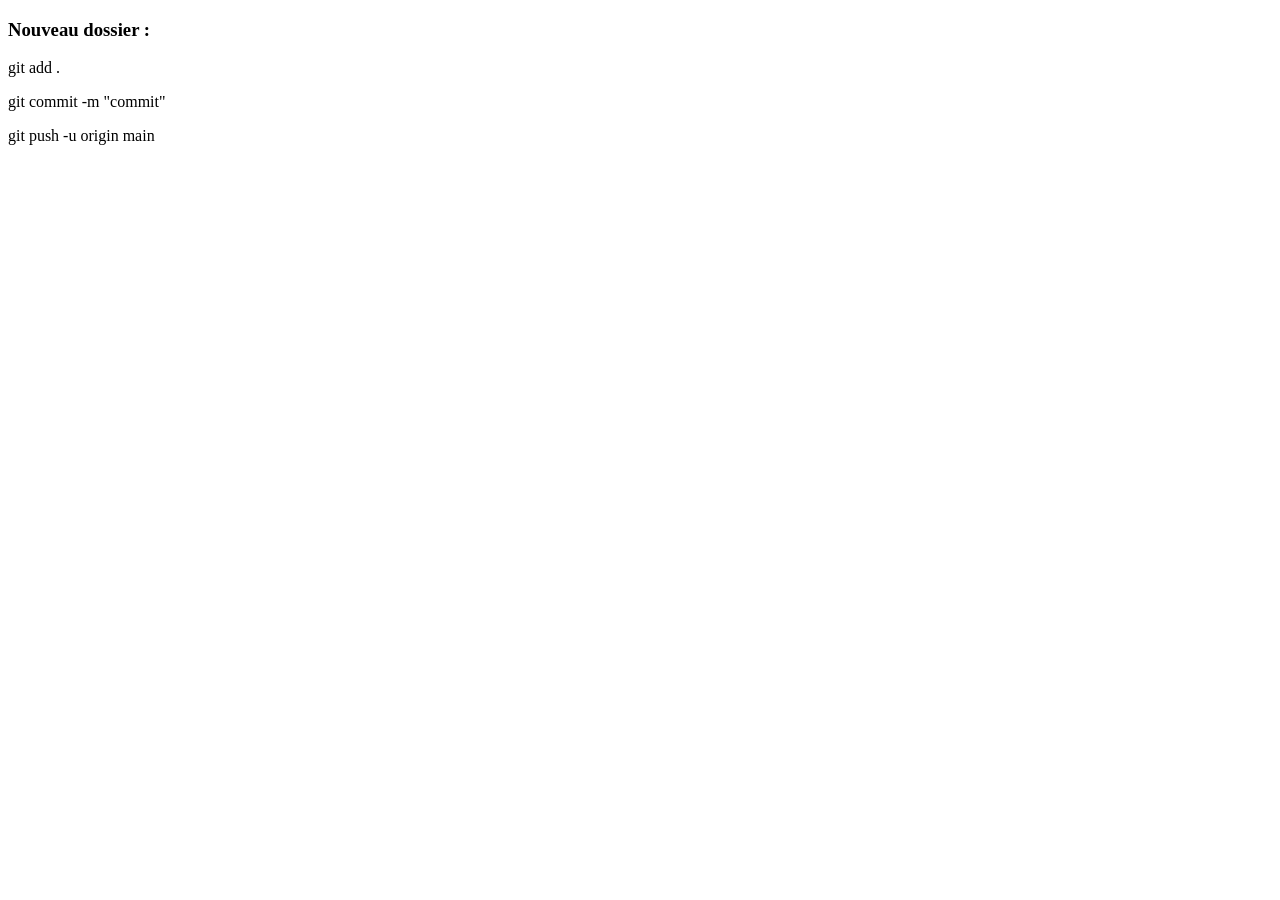
<file: git/index.html>
<!DOCTYPE html>
<html lang="en">
<head>
    <meta charset="UTF-8">
    <meta name="viewport" content="width=device-width, initial-scale=1.0">
    <title>Document</title>
</head>
<body>
    <h3>Nouveau dossier : 

    </h3>
    <p>git add .</p>
    <p>git commit -m "commit"</p>
    <p>git push -u origin main</p>
</body>
</html>
</file>
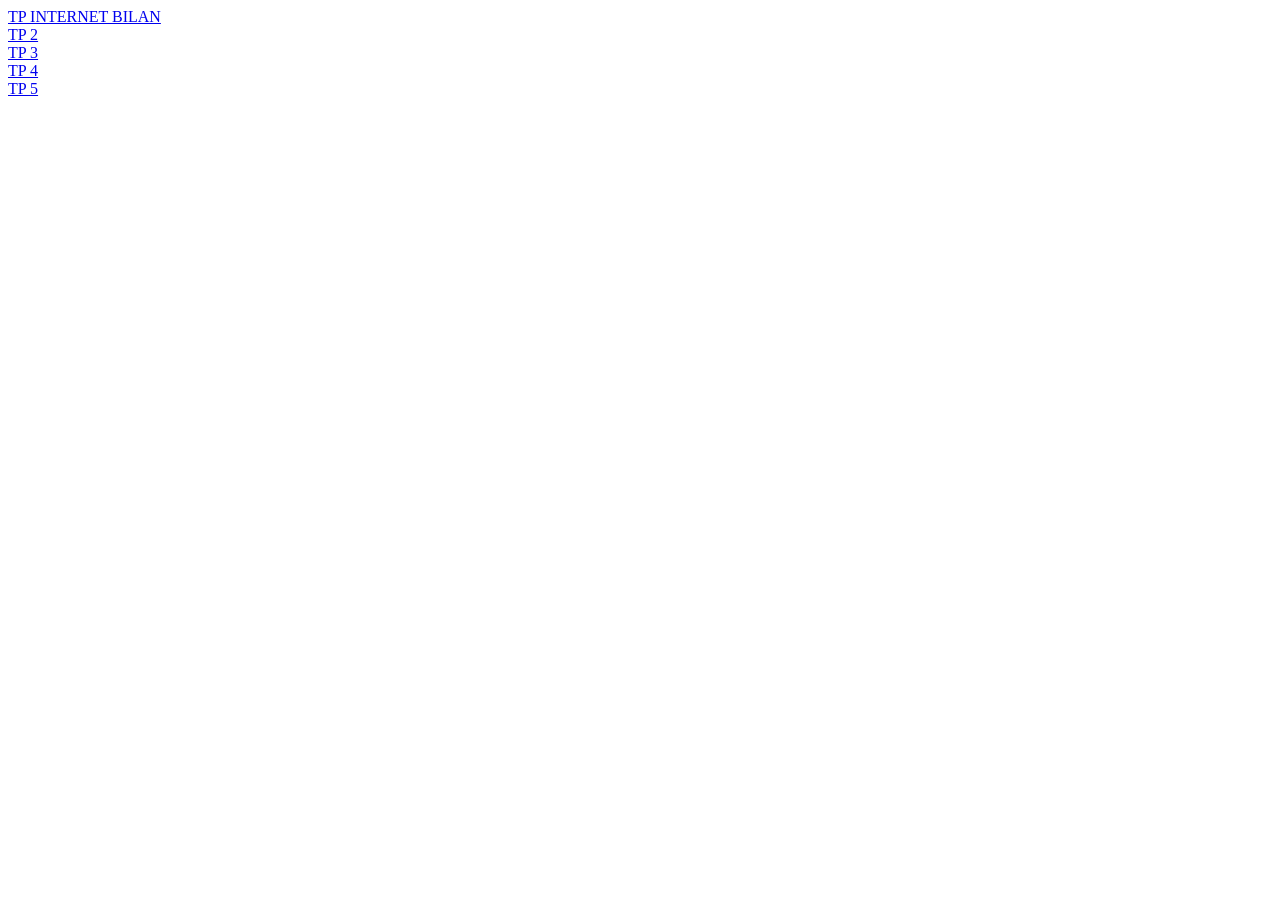
<file: internet/index.html>
<!DOCTYPE html>
<html lang="en">
<head>
    <meta charset="UTF-8">
    <meta name="viewport" content="width=device-width, initial-scale=1.0">
    <title>Document</title>
</head>
<body>
    <a href="https://docs.google.com/document/d/13vzVlutKmcKyfVrBzxK2LzVqET__7t1O/edit?usp=sharing&ouid=113973660459600209573&rtpof=true&sd=true">TP INTERNET BILAN</a>
    <br>
    <a href="https://drive.google.com/file/d/1LKvSKbNesQPHKNbnX5kI8_D80OUElQBE/view?usp=sharing">TP 2</a>
    <br>
    <a href="https://drive.google.com/file/d/1maUtJZ_KYVd5JAgFh_ZFEzyoehBNvWWw/view?usp=sharing">TP 3</a>
    <br>
    <a href="https://drive.google.com/file/d/1-d1bNOGn-oA4d05PBL1MW8lkv6MoEIC2/view?usp=sharing">TP 4</a>
    <br>
    <a href="https://docs.google.com/document/d/1BcRJkjTSyAP5TgxJ7oL58qxmxzWeiXIZ/edit?usp=sharing&ouid=113973660459600209573&rtpof=true&sd=true">TP 5</a>
</body>
</html>
</file>
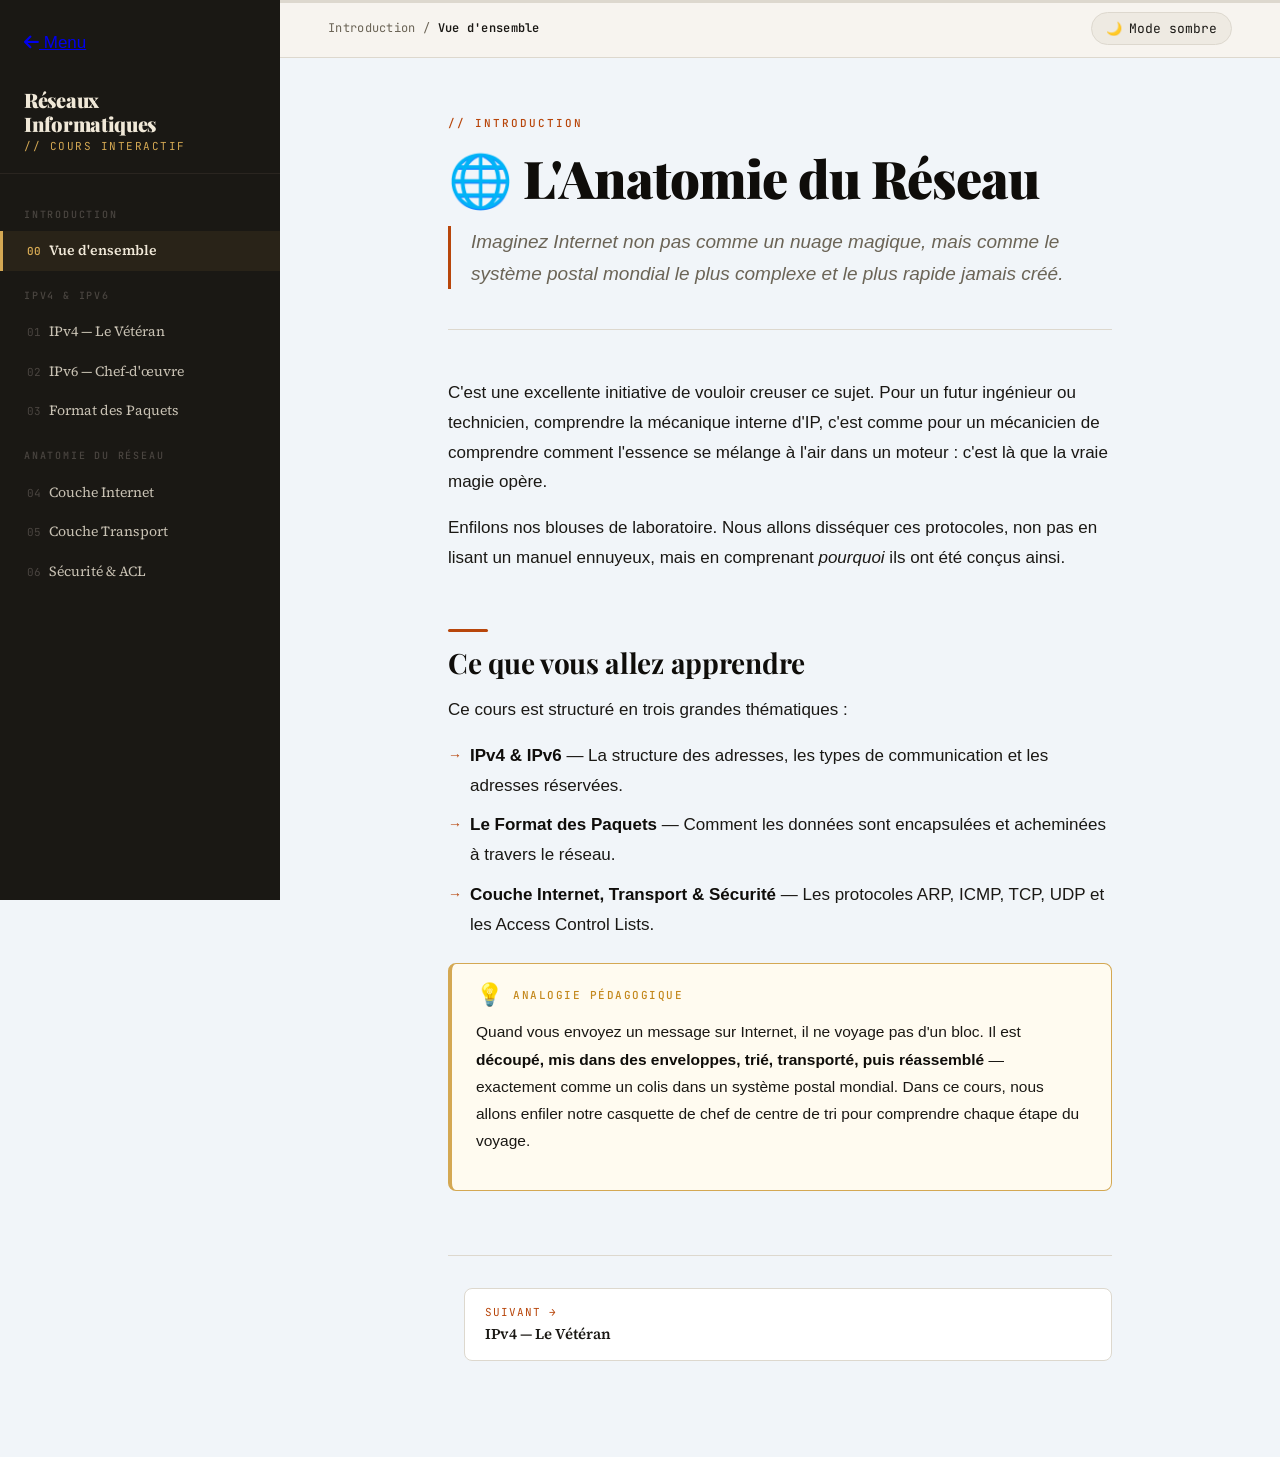
<file: menu/internet/index.html>
<!DOCTYPE html>
<html lang="fr" data-theme="light">
<head>
<meta charset="UTF-8">
<meta name="viewport" content="width=device-width, initial-scale=1.0">
<title>Réseaux Informatiques — Cours Interactif</title>
<link rel="preconnect" href="https://fonts.googleapis.com">
<link href="https://fonts.googleapis.com/css2?family=Playfair+Display:wght@700;900&family=Source+Serif+4:ital,wght@0,300;0,400;0,600;1,400&family=JetBrains+Mono:wght@400;500&display=swap" rel="stylesheet">
<link rel="stylesheet" href="https://cdnjs.cloudflare.com/ajax/libs/font-awesome/6.4.0/css/all.min.css">

<style>
  /* ===== RESET & BASE ===== */
  *, *::before, *::after { box-sizing: border-box; margin: 0; padding: 0; }
  
  /* ===== DESIGN TOKENS ===== */
  :root {
    --bg: #f7f4ef;
    --bg-panel: #eeeae2;
    --sidebar-bg: #1a1814;
    --sidebar-text: #c9c2b4;
    --sidebar-active: #f0e8d8;
    --sidebar-accent: #d4a853;
    --text: #1a1814;
    --text-muted: #6b6456;
    --heading: #0f0d0a;
    --accent: #b8460b;
    --accent-2: #2b5f8e;
    --card-bg: #ffffff;
    --card-border: #ddd8ce;
    --code-bg: #1e1b16;
    --code-text: #e8d5a3;
    --analogy-bg: #fffbf0;
    --analogy-border: #d4a853;
    --analogy-icon: #c4891e;
    --warning-bg: #fff5f0;
    --warning-border: #b8460b;
    --warning-icon: #b8460b;
    --shadow: 0 2px 16px rgba(26,24,20,0.08);
    --shadow-lg: 0 8px 40px rgba(26,24,20,0.14);
    --radius: 8px;
    --sidebar-w: 280px;
    --transition: 0.25s ease;
  }

  [data-theme="dark"] {
    --bg: #131110;
    --bg-panel: #1c1916;
    --sidebar-bg: #0d0c0a;
    --sidebar-text: #a09588;
    --sidebar-active: #f0e8d8;
    --sidebar-accent: #d4a853;
    --text: #d6cfc4;
    --text-muted: #7a726a;
    --heading: #f0e8d8;
    --accent: #e05a1a;
    --accent-2: #5b9fd0;
    --card-bg: #1c1916;
    --card-border: #2e2a24;
    --code-bg: #0d0c0a;
    --code-text: #e8d5a3;
    --analogy-bg: #1e1a10;
    --analogy-border: #8a6820;
    --analogy-icon: #d4a853;
    --warning-bg: #1e1108;
    --warning-border: #8a3208;
    --warning-icon: #e05a1a;
    --shadow: 0 2px 16px rgba(0,0,0,0.4);
    --shadow-lg: 0 8px 40px rgba(0,0,0,0.5);
  }

  html { scroll-behavior: smooth; }

  body {
    font-family: 'Source Serif 4', Georgia, serif;
    background: var(--bg);
    color: var(--text);
    line-height: 1.75;
    font-size: 17px;
    transition: background var(--transition), color var(--transition);
    overflow-x: hidden;
  }

  /* ===== LAYOUT ===== */
  .layout {
    display: flex;
    min-height: 100vh;
  }

  /* ===== SIDEBAR ===== */
  .sidebar {
    width: var(--sidebar-w);
    background: var(--sidebar-bg);
    position: fixed;
    top: 0; left: 0; bottom: 0;
    display: flex;
    flex-direction: column;
    z-index: 100;
    transition: transform var(--transition);
    overflow-y: auto;
    scrollbar-width: thin;
    scrollbar-color: #3a3530 transparent;
  }

  .sidebar-header {
    padding: 28px 24px 20px;
    border-bottom: 1px solid #2a2520;
  }

  .sidebar-logo {
    font-family: 'Playfair Display', serif;
    font-weight: 900;
    font-size: 20px;
    color: var(--sidebar-active);
    line-height: 1.2;
    letter-spacing: -0.3px;
  }

  .sidebar-logo span {
    display: block;
    font-size: 11px;
    font-family: 'JetBrains Mono', monospace;
    font-weight: 400;
    color: var(--sidebar-accent);
    letter-spacing: 1.5px;
    text-transform: uppercase;
    margin-top: 4px;
  }

  .sidebar-nav {
    padding: 16px 0;
    flex: 1;
  }

  .nav-section-label {
    font-family: 'JetBrains Mono', monospace;
    font-size: 10px;
    font-weight: 500;
    text-transform: uppercase;
    letter-spacing: 1.8px;
    color: #4a4540;
    padding: 16px 24px 8px;
  }

  .nav-item {
    display: block;
    padding: 10px 24px;
    color: var(--sidebar-text);
    text-decoration: none;
    font-size: 14px;
    font-family: 'Source Serif 4', serif;
    font-weight: 400;
    cursor: pointer;
    border-left: 3px solid transparent;
    transition: all 0.18s ease;
    line-height: 1.4;
  }

  .nav-item:hover {
    color: var(--sidebar-active);
    background: rgba(240,232,216,0.05);
    border-left-color: #4a4540;
  }

  .nav-item.active {
    color: var(--sidebar-active);
    border-left-color: var(--sidebar-accent);
    background: rgba(212,168,83,0.08);
    font-weight: 600;
  }

  .nav-item .nav-number {
    font-family: 'JetBrains Mono', monospace;
    font-size: 11px;
    color: #4a4540;
    margin-right: 8px;
  }

  .nav-item.active .nav-number {
    color: var(--sidebar-accent);
  }

  /* ===== MAIN CONTENT ===== */
  .main {
    margin-left: var(--sidebar-w);
    flex: 1;
    min-height: 100vh;
  }

  .topbar {
    position: sticky;
    top: 0;
    z-index: 50;
    background: var(--bg);
    border-bottom: 1px solid var(--card-border);
    padding: 12px 48px;
    display: flex;
    align-items: center;
    justify-content: space-between;
    backdrop-filter: blur(8px);
    transition: background var(--transition);
  }

  .topbar-breadcrumb {
    font-family: 'JetBrains Mono', monospace;
    font-size: 12px;
    color: var(--text-muted);
    letter-spacing: 0.3px;
  }

  .topbar-breadcrumb strong {
    color: var(--text);
  }

  .topbar-controls {
    display: flex;
    align-items: center;
    gap: 12px;
  }

  .btn-theme {
    background: var(--bg-panel);
    border: 1px solid var(--card-border);
    color: var(--text);
    cursor: pointer;
    padding: 7px 14px;
    border-radius: 20px;
    font-size: 13px;
    font-family: 'JetBrains Mono', monospace;
    display: flex;
    align-items: center;
    gap: 7px;
    transition: all 0.18s ease;
  }

  .btn-theme:hover {
    background: var(--card-bg);
    border-color: var(--accent);
    color: var(--accent);
  }

  .btn-menu {
    display: none;
    background: var(--bg-panel);
    border: 1px solid var(--card-border);
    color: var(--text);
    cursor: pointer;
    padding: 7px 12px;
    border-radius: var(--radius);
    font-size: 18px;
  }

  /* ===== CONTENT ===== */
  .content {
    max-width: 760px;
    margin: 0 auto;
    padding: 56px 48px 96px;
  }

  /* Each "page" / chapter section */
  .chapter {
    display: none;
    animation: fadeIn 0.35s ease;
  }
  .chapter.active {
    display: block;
  }

  @keyframes fadeIn {
    from { opacity: 0; transform: translateY(10px); }
    to { opacity: 1; transform: translateY(0); }
  }

  /* ===== HERO (Intro) ===== */
  .hero {
    margin-bottom: 48px;
    padding-bottom: 40px;
    border-bottom: 1px solid var(--card-border);
  }

  .chapter-badge {
    font-family: 'JetBrains Mono', monospace;
    font-size: 11px;
    font-weight: 500;
    letter-spacing: 2px;
    text-transform: uppercase;
    color: var(--accent);
    margin-bottom: 16px;
    display: block;
  }

  h1.page-title {
    font-family: 'Playfair Display', serif;
    font-weight: 900;
    font-size: clamp(32px, 5vw, 52px);
    line-height: 1.1;
    color: var(--heading);
    letter-spacing: -1px;
    margin-bottom: 20px;
  }

  .intro-lead {
    font-size: 19px;
    color: var(--text-muted);
    font-style: italic;
    line-height: 1.65;
    border-left: 3px solid var(--accent);
    padding-left: 20px;
    margin-bottom: 0;
  }

  /* ===== TYPOGRAPHY ===== */
  h2 {
    font-family: 'Playfair Display', serif;
    font-weight: 700;
    font-size: 28px;
    color: var(--heading);
    margin: 48px 0 16px;
    padding-top: 8px;
    line-height: 1.2;
    letter-spacing: -0.3px;
    position: relative;
  }

  h2::before {
    content: '';
    display: block;
    width: 40px;
    height: 3px;
    background: var(--accent);
    margin-bottom: 14px;
    border-radius: 2px;
  }

  h3 {
    font-family: 'Source Serif 4', serif;
    font-weight: 600;
    font-size: 20px;
    color: var(--heading);
    margin: 32px 0 12px;
    letter-spacing: -0.2px;
  }

  p {
    margin-bottom: 16px;
    color: var(--text);
  }

  ul, ol {
    margin: 12px 0 20px 0;
    padding-left: 0;
    list-style: none;
  }

  li {
    position: relative;
    padding-left: 22px;
    margin-bottom: 10px;
    color: var(--text);
  }

  li::before {
    content: '→';
    position: absolute;
    left: 0;
    color: var(--accent);
    font-size: 14px;
    top: 2px;
  }

  ol { counter-reset: ol-counter; }
  ol > li { padding-left: 28px; }
  ol > li::before {
    content: counter(ol-counter);
    counter-increment: ol-counter;
    background: var(--accent);
    color: white;
    font-family: 'JetBrains Mono', monospace;
    font-size: 11px;
    font-weight: 600;
    width: 18px;
    height: 18px;
    border-radius: 50%;
    display: flex;
    align-items: center;
    justify-content: center;
    top: 4px;
    left: 0;
  }

  li strong {
    color: var(--heading);
    font-weight: 600;
  }

  strong { color: var(--heading); font-weight: 600; }
  em { font-style: italic; }

  /* ===== CODE ===== */
  code {
    font-family: 'JetBrains Mono', monospace;
    font-size: 13.5px;
    background: var(--code-bg);
    color: var(--code-text);
    padding: 2px 7px;
    border-radius: 4px;
    font-weight: 400;
    letter-spacing: 0.3px;
    white-space: nowrap;
  }

  /* ===== ANALOGY CARD ===== */
  .analogy {
    background: var(--analogy-bg);
    border: 1px solid var(--analogy-border);
    border-left: 4px solid var(--analogy-border);
    border-radius: var(--radius);
    padding: 20px 24px;
    margin: 24px 0;
    position: relative;
  }

  .analogy-header {
    display: flex;
    align-items: center;
    gap: 10px;
    margin-bottom: 12px;
  }

  .analogy-icon {
    font-size: 22px;
    line-height: 1;
  }

  .analogy-label {
    font-family: 'JetBrains Mono', monospace;
    font-size: 11px;
    font-weight: 500;
    letter-spacing: 1.5px;
    text-transform: uppercase;
    color: var(--analogy-icon);
  }

  .analogy p, .analogy li { font-size: 15.5px; }
  .analogy ul { margin: 8px 0 0; }

  /* ===== WARNING CARD ===== */
  .warning {
    background: var(--warning-bg);
    border: 1px solid var(--warning-border);
    border-left: 4px solid var(--warning-border);
    border-radius: var(--radius);
    padding: 20px 24px;
    margin: 24px 0;
  }

  .warning-header {
    display: flex;
    align-items: center;
    gap: 10px;
    margin-bottom: 10px;
  }

  .warning-icon { font-size: 22px; }

  .warning-label {
    font-family: 'JetBrains Mono', monospace;
    font-size: 11px;
    font-weight: 500;
    letter-spacing: 1.5px;
    text-transform: uppercase;
    color: var(--warning-icon);
  }

  .warning p, .warning li { font-size: 15.5px; }

  /* ===== INFO GRID (for TCP/UDP comparison etc.) ===== */
  .info-grid {
    display: grid;
    grid-template-columns: 1fr 1fr;
    gap: 16px;
    margin: 24px 0;
  }

  .info-card {
    background: var(--card-bg);
    border: 1px solid var(--card-border);
    border-radius: var(--radius);
    padding: 20px;
    box-shadow: var(--shadow);
    transition: box-shadow 0.18s ease, border-color 0.18s ease;
  }

  .info-card:hover {
    box-shadow: var(--shadow-lg);
    border-color: var(--accent);
  }

  .info-card-label {
    font-family: 'JetBrains Mono', monospace;
    font-size: 11px;
    font-weight: 500;
    letter-spacing: 1.5px;
    text-transform: uppercase;
    margin-bottom: 8px;
  }

  .info-card h4 {
    font-family: 'Playfair Display', serif;
    font-size: 20px;
    font-weight: 700;
    color: var(--heading);
    margin-bottom: 10px;
  }

  .info-card p {
    font-size: 14.5px;
    margin: 0;
  }

  .tag-speed { color: #1a8a4a; }
  .tag-reliable { color: var(--accent-2); }

  /* ===== COMPARISON TABLE ===== */
  .compare-table {
    width: 100%;
    border-collapse: collapse;
    margin: 24px 0;
    font-size: 15px;
    border-radius: var(--radius);
    overflow: hidden;
    box-shadow: var(--shadow);
  }

  .compare-table th {
    background: var(--code-bg);
    color: var(--code-text);
    font-family: 'JetBrains Mono', monospace;
    font-size: 12px;
    font-weight: 500;
    letter-spacing: 0.8px;
    text-transform: uppercase;
    padding: 12px 20px;
    text-align: left;
  }

  .compare-table td {
    padding: 12px 20px;
    border-bottom: 1px solid var(--card-border);
    background: var(--card-bg);
    vertical-align: top;
  }

  .compare-table tr:last-child td { border-bottom: none; }
  .compare-table td:first-child {
    font-family: 'JetBrains Mono', monospace;
    font-size: 13px;
    font-weight: 500;
    color: var(--text-muted);
    white-space: nowrap;
  }

  /* ===== HANDSHAKE DIAGRAM ===== */
  .handshake {
    background: var(--card-bg);
    border: 1px solid var(--card-border);
    border-radius: var(--radius);
    padding: 24px;
    margin: 20px 0;
    font-family: 'JetBrains Mono', monospace;
    font-size: 13.5px;
    box-shadow: var(--shadow);
  }

  .handshake-row {
    display: flex;
    align-items: center;
    padding: 10px 0;
    border-bottom: 1px dashed var(--card-border);
    gap: 12px;
  }
  .handshake-row:last-child { border-bottom: none; }

  .hs-actor {
    width: 70px;
    font-size: 11px;
    text-transform: uppercase;
    letter-spacing: 1px;
    color: var(--text-muted);
    flex-shrink: 0;
  }

  .hs-msg {
    flex: 1;
    display: flex;
    align-items: center;
    gap: 10px;
  }

  .hs-arrow { color: var(--accent); font-size: 18px; }
  .hs-tag {
    background: var(--code-bg);
    color: var(--code-text);
    padding: 2px 8px;
    border-radius: 4px;
    font-size: 12px;
    font-weight: 500;
  }
  .hs-desc { color: var(--text-muted); font-size: 12px; font-family: 'Source Serif 4', serif; font-style: italic; }

  /* ===== PART DIVIDER ===== */
  .part-header {
    background: var(--code-bg);
    border-radius: var(--radius);
    padding: 20px 28px;
    margin: 0 0 40px;
    display: flex;
    align-items: center;
    gap: 16px;
  }

  .part-number {
    font-family: 'Playfair Display', serif;
    font-size: 48px;
    font-weight: 900;
    color: var(--sidebar-accent);
    line-height: 1;
    opacity: 0.6;
  }

  .part-info { flex: 1; }
  .part-label {
    font-family: 'JetBrains Mono', monospace;
    font-size: 10px;
    font-weight: 500;
    letter-spacing: 2px;
    text-transform: uppercase;
    color: #6a6055;
    margin-bottom: 4px;
  }

  .part-title {
    font-family: 'Playfair Display', serif;
    font-size: 22px;
    font-weight: 700;
    color: #f0e8d8;
    line-height: 1.2;
  }

  /* ===== PROGRESS BAR ===== */
  .progress-bar {
    position: fixed;
    top: 0;
    left: var(--sidebar-w);
    right: 0;
    height: 3px;
    background: var(--card-border);
    z-index: 200;
  }

  .progress-fill {
    height: 100%;
    background: var(--accent);
    width: 0%;
    transition: width 0.3s ease;
  }

  /* ===== NAV FOOTER ===== */
  .chapter-nav {
    display: flex;
    gap: 16px;
    margin-top: 64px;
    padding-top: 32px;
    border-top: 1px solid var(--card-border);
  }

  .chapter-btn {
    flex: 1;
    background: var(--card-bg);
    border: 1px solid var(--card-border);
    border-radius: var(--radius);
    padding: 16px 20px;
    cursor: pointer;
    color: var(--text);
    font-family: 'Source Serif 4', serif;
    font-size: 15px;
    text-align: left;
    transition: all 0.18s ease;
    display: flex;
    flex-direction: column;
    gap: 4px;
  }

  .chapter-btn:hover {
    border-color: var(--accent);
    box-shadow: var(--shadow-lg);
    color: var(--heading);
  }

  .chapter-btn .btn-dir {
    font-family: 'JetBrains Mono', monospace;
    font-size: 11px;
    letter-spacing: 1px;
    text-transform: uppercase;
    color: var(--accent);
  }

  .chapter-btn .btn-title { font-weight: 600; }
  .chapter-btn.next { text-align: right; }

  /* ===== MOBILE ===== */
  .overlay {
    display: none;
    position: fixed;
    inset: 0;
    background: rgba(0,0,0,0.5);
    z-index: 90;
  }

  @media (max-width: 768px) {
    :root { --sidebar-w: 0px; }
    .sidebar {
      width: 280px;
      transform: translateX(-100%);
    }
    .sidebar.open { transform: translateX(0); }
    .overlay.show { display: block; }
    .main { margin-left: 0; }
    .topbar { padding: 12px 20px; }
    .content { padding: 32px 20px 64px; }
    .btn-menu { display: block; }
    .info-grid { grid-template-columns: 1fr; }
    .progress-bar { left: 0; }
    h1.page-title { font-size: 30px; }
    .part-number { font-size: 36px; }
    .compare-table { font-size: 13px; }
    .compare-table th, .compare-table td { padding: 10px 14px; }
  }


        @import url('https://fonts.googleapis.com/css2?family=Plus+Jakarta+Sans:wght@300;400;600;700;800&display=swap');
        
        body { 
            font-family: 'Plus Jakarta Sans', sans-serif; 
            background-color: #f1f5f9; 
            color: #1e293b; 
        }
        
        /* Effet carte de verre moderne */
        .glass-card { 
            background: rgba(255, 255, 255, 0.9); 
            backdrop-filter: blur(10px); 
            border: 1px solid rgba(226, 232, 240, 0.8); 
            transition: all 0.3s ease; 
        }
        
        .glass-card:hover { 
            transform: translateY(-5px); 
            box-shadow: 0 10px 25px -5px rgba(79, 70, 229, 0.15); 
            border-color: #818cf8; 
        }
</style>
</head>
<body>

<div class="progress-bar"><div class="progress-fill" id="progressFill"></div></div>
<div class="overlay" id="overlay" onclick="toggleSidebar()"></div>

<div class="layout">

  <!-- ===== SIDEBAR ===== -->
  <aside class="sidebar" id="sidebar">
    <div class="sidebar-header">
        <div class="w-full flex justify-start mb-6 md:absolute md:mb-0 md:top-1/2 md:-translate-y-1/2">
            <a href=".." class="text-slate-500 hover:text-indigo-600 transition-colors flex items-center gap-2 font-semibold bg-white px-4 py-2 rounded-full shadow-sm border border-slate-200 hover:border-indigo-200">
                <i class="fas fa-arrow-left"></i> Menu
            </a>
        </div>
        <br>
      <div class="sidebar-logo">
        Réseaux<br>Informatiques
        <span>// Cours Interactif</span>
      </div>
    </div>
    <nav class="sidebar-nav">
      <div class="nav-section-label">Introduction</div>
      <a class="nav-item active" onclick="showChapter('intro', this)">
        <span class="nav-number">00</span>Vue d'ensemble
      </a>

      <div class="nav-section-label">IPv4 & IPv6</div>
      <a class="nav-item" onclick="showChapter('ipv4', this)">
        <span class="nav-number">01</span>IPv4 — Le Vétéran
      </a>
      <a class="nav-item" onclick="showChapter('ipv6', this)">
        <span class="nav-number">02</span>IPv6 — Chef-d'œuvre
      </a>
      <a class="nav-item" onclick="showChapter('headers', this)">
        <span class="nav-number">03</span>Format des Paquets
      </a>

      <div class="nav-section-label">Anatomie du Réseau</div>
      <a class="nav-item" onclick="showChapter('couche-internet', this)">
        <span class="nav-number">04</span>Couche Internet
      </a>
      <a class="nav-item" onclick="showChapter('couche-transport', this)">
        <span class="nav-number">05</span>Couche Transport
      </a>
      <a class="nav-item" onclick="showChapter('securite', this)">
        <span class="nav-number">06</span>Sécurité & ACL
      </a>
    </nav>
  </aside>

  <!-- ===== MAIN ===== -->
  <main class="main">
    <div class="topbar">
      <div style="display:flex;align-items:center;gap:12px;">
        <button class="btn-menu" onclick="toggleSidebar()">☰</button>
        <div class="topbar-breadcrumb">
          <span id="breadcrumb">Introduction / Vue d'ensemble</span>
        </div>
      </div>
      <div class="topbar-controls">
        <button class="btn-theme" onclick="toggleTheme()">
          <span id="themeIcon">🌙</span>
          <span id="themeLabel">Mode sombre</span>
        </button>
      </div>
    </div>

    <div class="content">

      <!-- ============================== -->
      <!-- INTRO                          -->
      <!-- ============================== -->
      <section class="chapter active" id="chapter-intro">
        <div class="hero">
          <span class="chapter-badge">// Introduction</span>
          <h1 class="page-title">🌐 L'Anatomie du Réseau</h1>
          <p class="intro-lead">Imaginez Internet non pas comme un nuage magique, mais comme le système postal mondial le plus complexe et le plus rapide jamais créé.</p>
        </div>

        <p>C'est une excellente initiative de vouloir creuser ce sujet. Pour un futur ingénieur ou technicien, comprendre la mécanique interne d'IP, c'est comme pour un mécanicien de comprendre comment l'essence se mélange à l'air dans un moteur : c'est là que la vraie magie opère.</p>

        <p>Enfilons nos blouses de laboratoire. Nous allons disséquer ces protocoles, non pas en lisant un manuel ennuyeux, mais en comprenant <em>pourquoi</em> ils ont été conçus ainsi.</p>

        <h2>Ce que vous allez apprendre</h2>
        <p>Ce cours est structuré en trois grandes thématiques :</p>
        <ul>
          <li><strong>IPv4 & IPv6</strong> — La structure des adresses, les types de communication et les adresses réservées.</li>
          <li><strong>Le Format des Paquets</strong> — Comment les données sont encapsulées et acheminées à travers le réseau.</li>
          <li><strong>Couche Internet, Transport & Sécurité</strong> — Les protocoles ARP, ICMP, TCP, UDP et les Access Control Lists.</li>
        </ul>

        <div class="analogy">
          <div class="analogy-header">
            <span class="analogy-icon">💡</span>
            <span class="analogy-label">Analogie Pédagogique</span>
          </div>
          <p>Quand vous envoyez un message sur Internet, il ne voyage pas d'un bloc. Il est <strong>découpé, mis dans des enveloppes, trié, transporté, puis réassemblé</strong> — exactement comme un colis dans un système postal mondial. Dans ce cours, nous allons enfiler notre casquette de chef de centre de tri pour comprendre chaque étape du voyage.</p>
        </div>

        <div class="chapter-nav">
          <div></div>
          <button class="chapter-btn next" onclick="showChapterByKey('ipv4')">
            <span class="btn-dir">Suivant →</span>
            <span class="btn-title">IPv4 — Le Vétéran</span>
          </button>
        </div>
      </section>

      <!-- ============================== -->
      <!-- IPv4                           -->
      <!-- ============================== -->
      <section class="chapter" id="chapter-ipv4">
        <div class="part-header">
          <div class="part-number">01</div>
          <div class="part-info">
            <div class="part-label">Partie 1</div>
            <div class="part-title">IPv4 — Le Vétéran Indispensable</div>
          </div>
        </div>

        <p>Créé dans les années 70, IPv4 n'avait pas prévu le succès d'Internet. Il a donc fallu ruser pour le faire survivre jusqu'à aujourd'hui.</p>

        <h2>1. Structure</h2>
        <p>L'adresse IPv4 est une séquence de <strong>32 bits</strong> (des 0 et des 1). Pour que ce soit lisible par un humain, on la divise en 4 blocs de 8 bits (octets), convertis en système décimal (de 0 à 255).</p>
        <ul>
          <li>Exemple : <code>192.168.10.5</code></li>
          <li>En binaire : <code>11000000.10101000.00001010.00000101</code></li>
          <li>Chaque bloc peut valoir entre <code>0</code> et <code>255</code></li>
        </ul>

        <h2>2. Les Types de Communication</h2>
        <p>IPv4 possède trois manières de livrer un message :</p>

        <div class="info-grid">
          <div class="info-card">
            <div class="info-card-label" style="color:var(--accent-2)">Unicast</div>
            <h4>1 → 1</h4>
            <p>Une conversation privée. L'IP source parle à une <em>seule</em> IP de destination. La méthode la plus courante.</p>
          </div>
          <div class="info-card">
            <div class="info-card-label" style="color:#c4400b">Broadcast</div>
            <h4>1 → Tous</h4>
            <p>Le mégaphone. Le PC hurle sur le réseau local. Tout le monde entend et doit traiter le paquet. <em>Très gourmand en ressources.</em></p>
          </div>
          <div class="info-card" style="grid-column: span 2;">
            <div class="info-card-label" style="color:#1a8a4a">Multicast</div>
            <h4>1 → un Groupe</h4>
            <p>La radio. Un expéditeur émet un flux, et seules les machines qui se sont "abonnées" à cette fréquence (une adresse IP Multicast spécifique) reçoivent les données. Efficace et ciblé.</p>
          </div>
        </div>

        <h2>3. Les Adresses Réservées</h2>
        <p>Toutes les adresses IPv4 ne sont pas publiques. Certaines ont des rôles très spécifiques et <strong>ne doivent pas être utilisées sur Internet</strong>.</p>

        <h3>Adresses Privées (RFC 1918)</h3>
        <ul>
          <li><code>10.0.0.0/8</code></li>
          <li><code>172.16.0.0/12</code></li>
          <li><code>192.168.0.0/16</code></li>
        </ul>

        <div class="analogy">
          <div class="analogy-header">
            <span class="analogy-icon">💡</span>
            <span class="analogy-label">Analogie Pédagogique</span>
          </div>
          <p>Ce sont les <strong>numéros de poste internes</strong> d'une entreprise (ex : "Poste 404"). N'importe quelle entreprise dans le monde peut avoir un "Poste 404". Mais de l'extérieur, on ne peut pas appeler le poste 404 directement. Il faut appeler le standard (le Routeur public), qui fera la traduction : le <strong>NAT</strong> (Network Address Translation).</p>
        </div>

        <h3>Loopback — Boucle Locale</h3>
        <ul>
          <li>Plage : <code>127.0.0.0/8</code> — le plus courant : <code>127.0.0.1</code></li>
          <li>C'est l'adresse "miroir". Quand votre ordinateur envoie un paquet vers <code>127.0.0.1</code>, le paquet <em>ne sort jamais sur le câble</em>. Il remonte directement dans l'ordinateur. Utilisé pour tester si votre propre pile réseau fonctionne.</li>
        </ul>

        <h3>APIPA — Adresse de "Désespoir"</h3>
        <ul>
          <li>Plage : <code>169.254.x.x</code></li>
          <li>Si votre PC est configuré pour recevoir une IP automatiquement (DHCP) mais qu'aucun serveur ne répond, il s'attribue une adresse dans cette plage. C'est le signe qu'il y a un problème réseau !</li>
        </ul>

        <div class="chapter-nav">
          <button class="chapter-btn" onclick="showChapterByKey('intro')">
            <span class="btn-dir">← Précédent</span>
            <span class="btn-title">Introduction</span>
          </button>
          <button class="chapter-btn next" onclick="showChapterByKey('ipv6')">
            <span class="btn-dir">Suivant →</span>
            <span class="btn-title">IPv6 — Chef-d'œuvre</span>
          </button>
        </div>
      </section>

      <!-- ============================== -->
      <!-- IPv6                           -->
      <!-- ============================== -->
      <section class="chapter" id="chapter-ipv6">
        <div class="part-header">
          <div class="part-number">02</div>
          <div class="part-info">
            <div class="part-label">Partie 2</div>
            <div class="part-title">IPv6 — Le Chef-d'œuvre d'Ingénierie</div>
          </div>
        </div>

        <p>IPv6 n'est pas juste "IPv4 avec plus de chiffres". C'est une <strong>refonte totale</strong>, pensée pour la performance et l'Internet des Objets (IoT).</p>

        <h2>1. Structure et Règles de Compression</h2>
        <p>L'adresse passe à <strong>128 bits</strong>, écrite en hexadécimal (chiffres de 0 à 9, lettres de a à f), séparée par des deux-points.</p>
        <ul>
          <li>Exemple brut : <code>2001:0db8:0000:0000:0000:8a2e:0370:7334</code></li>
        </ul>

        <p>Pour ne pas devenir fou en les tapant, deux règles de compression :</p>
        <ol>
          <li>On peut supprimer les zéros <em>au début</em> d'un bloc — <code>0db8</code> devient <code>db8</code></li>
          <li>On peut remplacer <strong>une seule fois</strong> une suite de blocs composés uniquement de zéros par <code>::</code></li>
        </ol>
        <ul>
          <li>L'adresse compressée devient : <code>2001:db8::8a2e:370:7334</code> — Magique !</li>
        </ul>

        <h2>2. Les Types de Communication — Adieu le Broadcast !</h2>
        <p>En IPv6, le Broadcast, qui saturait les réseaux, a été <strong>définitivement supprimé</strong>.</p>

        <div class="info-grid">
          <div class="info-card">
            <div class="info-card-label" style="color:var(--accent-2)">Unicast</div>
            <h4>1 → 1</h4>
            <p>Toujours présent. Identique à IPv4.</p>
          </div>
          <div class="info-card">
            <div class="info-card-label" style="color:#1a8a4a">Multicast</div>
            <h4>1 → Groupe</h4>
            <p>Remplace <em>toutes</em> les fonctions du Broadcast. Au lieu de crier à tout le monde, on chuchote à un groupe spécifique.</p>
          </div>
          <div class="info-card" style="grid-column: span 2;">
            <div class="info-card-label" style="color:var(--accent)">Anycast ✦ Nouveauté</div>
            <h4>1 → Le Plus Proche</h4>
            <p>Révolutionnaire. Plusieurs serveurs dans le monde partagent la <em>même</em> adresse IP. Quand vous la contactez, le réseau vous dirige automatiquement vers le serveur physiquement le plus proche. Idéal pour la fluidité de Netflix ou YouTube !</p>
          </div>
        </div>

        <h2>3. Les Adresses Réservées IPv6</h2>

        <table class="compare-table">
          <thead>
            <tr>
              <th>Plage</th>
              <th>Nom</th>
              <th>Équivalent IPv4</th>
              <th>Usage</th>
            </tr>
          </thead>
          <tbody>
            <tr>
              <td><code>fe80::/10</code></td>
              <td>Link-Local</td>
              <td>—</td>
              <td>Auto-configurée au démarrage, ne passe pas les routeurs</td>
            </tr>
            <tr>
              <td><code>fd00::/8</code></td>
              <td>ULA (Unique Local)</td>
              <td><code>192.168.x.x</code></td>
              <td>Réseau local privé</td>
            </tr>
            <tr>
              <td><code>::1</code></td>
              <td>Loopback</td>
              <td><code>127.0.0.1</code></td>
              <td>Boucle locale</td>
            </tr>
            <tr>
              <td><code>::</code></td>
              <td>Unspecified</td>
              <td><code>0.0.0.0</code></td>
              <td>Pas encore d'adresse assignée</td>
            </tr>
          </tbody>
        </table>

        <h2>4. Les "Killer Features" d'IPv6</h2>

        <h3>SLAAC — Le Plug & Play Ultime</h3>
        <p><strong>Stateless Address Autoconfiguration</strong> : Plus besoin de serveur DHCP ! Le PC demande au routeur : <em>"C'est quoi le préfixe (la rue) ici ?"</em>. Le routeur répond <code>2001:db8:1::</code>. Le PC prend ça et génère lui-même la fin de son adresse (de façon aléatoire, ou à partir de son adresse MAC) pour s'inventer une IP unique au monde instantanément.</p>

        <h3>Fin du NAT</h3>
        <p>Puisqu'on a assez d'adresses publiques pour donner une IP à chaque atome de votre corps, fini les "bidouillages" de traduction d'adresses. La communication redevient de bout en bout (<em>End-to-End</em>), ce qui simplifie les architectures réseau et améliore la sécurité.</p>

        <div class="chapter-nav">
          <button class="chapter-btn" onclick="showChapterByKey('ipv4')">
            <span class="btn-dir">← Précédent</span>
            <span class="btn-title">IPv4 — Le Vétéran</span>
          </button>
          <button class="chapter-btn next" onclick="showChapterByKey('headers')">
            <span class="btn-dir">Suivant →</span>
            <span class="btn-title">Format des Paquets</span>
          </button>
        </div>
      </section>

      <!-- ============================== -->
      <!-- HEADERS                        -->
      <!-- ============================== -->
      <section class="chapter" id="chapter-headers">
        <div class="part-header">
          <div class="part-number">03</div>
          <div class="part-info">
            <div class="part-label">Partie 3</div>
            <div class="part-title">Sous le Capot : Le Format des Paquets</div>
          </div>
        </div>

        <p>C'est ici que l'ingénierie prend tout son sens. Comparons comment les routeurs lisent ces paquets.</p>

        <h2>Le Problème de l'En-tête IPv4</h2>
        <p style="font-style:italic;color:var(--text-muted);font-size:15px;margin-bottom:20px;">Le sac à dos mal rangé</p>
        <p>L'en-tête IPv4 fait au minimum <strong>20 octets</strong>, mais sa taille est <strong>variable</strong> car il contient un champ "Options".</p>
        <ul>
          <li>Quand un routeur reçoit un paquet IPv4, il doit d'abord <strong>calculer sa taille</strong>.</li>
          <li>L'en-tête contient un champ <code>Checksum</code> (vérification d'intégrité). Comme le champ <code>Time To Live</code> diminue à chaque routeur traversé, <strong>chaque routeur du monde doit recalculer ce checksum</strong> avant de faire suivre le paquet.</li>
          <li>À l'échelle d'Internet, c'est une perte de temps colossale.</li>
        </ul>

        <h2>Le Génie de l'En-tête IPv6</h2>
        <p style="font-style:italic;color:var(--text-muted);font-size:15px;margin-bottom:20px;">Le pass VIP et les wagons</p>
        <p>Les concepteurs d'IPv6 ont drastiquement simplifié l'en-tête principal (<em>Basic Header</em>).</p>
        <ul>
          <li>Taille <strong>fixe de 40 octets</strong> — les routeurs n'ont plus à calculer où il se termine.</li>
          <li>Le <code>Checksum</code> a été <strong>supprimé</strong> ! Les ingénieurs ont estimé que les couches 2 (Ethernet) et 4 (TCP) font déjà ce travail — c'était redondant.</li>
          <li>Résultat : le routage matériel est <strong>fulgurant</strong>. Le routeur lit l'IP de destination et envoie le paquet sur le bon port instantanément.</li>
        </ul>

        <table class="compare-table">
          <thead>
            <tr><th>Caractéristique</th><th>IPv4</th><th>IPv6</th></tr>
          </thead>
          <tbody>
            <tr><td>Taille en-tête</td><td>20–60 octets (variable)</td><td>40 octets (fixe)</td></tr>
            <tr><td>Checksum</td><td>Oui (recalculé à chaque routeur)</td><td>Supprimé</td></tr>
            <tr><td>Options</td><td>Dans l'en-tête principal</td><td>En-têtes d'extension</td></tr>
            <tr><td>Vitesse de routage</td><td>Lente (variable)</td><td>Rapide (fixe)</td></tr>
          </tbody>
        </table>

        <h2>Les En-têtes d'Extension — Le Système de Wagons</h2>
        <p>Mais où sont passées les "Options" complexes (fragmentation, sécurité, routage spécifique) si l'en-tête de base est fixe ?</p>

        <div class="analogy">
          <div class="analogy-header">
            <span class="analogy-icon">💡</span>
            <span class="analogy-label">Analogie Pédagogique — Le Train de Marchandises</span>
          </div>
          <p>En <strong>IPv4</strong>, on essayait de rentrer toutes les instructions spéciales dans la <em>locomotive</em> (l'en-tête principal). C'était lourd et complexe pour le chauffeur (le routeur).</p>
          <p style="margin-top:10px;">En <strong>IPv6</strong>, la locomotive est aérodynamique (en-tête de base de 40 octets). Si le paquet a besoin d'instructions spéciales (comme un chiffrement IPsec), on accroche un <strong>"wagon"</strong> derrière la locomotive. C'est l'<strong>En-tête d'Extension</strong>.</p>
        </div>

        <p>Le système fonctionne en <strong>chaînage</strong> (<em>Daisy Chaining</em>) :</p>
        <ol>
          <li><strong>En-tête IPv6 de base</strong> — "Le prochain wagon est un en-tête de Routage"</li>
          <li><strong>Extension de Routage</strong> — "Le prochain wagon est un en-tête de Fragmentation"</li>
          <li><strong>Extension de Fragmentation</strong> — "C'est fini, après moi ce sont les données (TCP/UDP)"</li>
        </ol>

        <p>La beauté du système : les routeurs intermédiaires ne lisent <strong>que la locomotive</strong>. Ils ignorent les wagons (sauf exception), ce qui permet aux paquets de traverser le monde à une vitesse incroyable, tout en gardant une flexibilité infinie pour ajouter de nouvelles technologies dans le futur.</p>

        <div class="chapter-nav">
          <button class="chapter-btn" onclick="showChapterByKey('ipv6')">
            <span class="btn-dir">← Précédent</span>
            <span class="btn-title">IPv6 — Chef-d'œuvre</span>
          </button>
          <button class="chapter-btn next" onclick="showChapterByKey('couche-internet')">
            <span class="btn-dir">Suivant →</span>
            <span class="btn-title">Couche Internet</span>
          </button>
        </div>
      </section>

      <!-- ============================== -->
      <!-- COUCHE INTERNET                -->
      <!-- ============================== -->
      <section class="chapter" id="chapter-couche-internet">
        <div class="part-header">
          <div class="part-number">04</div>
          <div class="part-info">
            <div class="part-label">Chapitre 1</div>
            <div class="part-title">La Couche Internet — Le Système Postal</div>
          </div>
        </div>

        <p>La couche Internet a un seul but : <strong>l'acheminement</strong>. Elle doit trouver le meilleur chemin pour transporter un paquet de données du point A au point B, à travers le monde entier.</p>

        <h2>1. Le Protocole IP et l'Adressage</h2>
        <p>Le protocole IP est l'adresse postale de notre système. Chaque appareil connecté possède une adresse IP unique.</p>

        <div class="analogy">
          <div class="analogy-header">
            <span class="analogy-icon">💡</span>
            <span class="analogy-label">Analogie Pédagogique — La Rue et la Maison</span>
          </div>
          <p>Une adresse IP est toujours divisée en deux parties grâce au <strong>Masque de sous-réseau</strong> (ex : <code>255.255.255.0</code>) :</p>
          <ul>
            <li><strong>L'ID Réseau (Network) :</strong> C'est le nom de votre rue (ex : <code>192.168.1.0</code>). Tous les ordinateurs de votre réseau partagent cette même "rue".</li>
            <li><strong>L'ID Hôte (Host) :</strong> C'est le numéro de votre maison dans cette rue (ex : le <code>.15</code>).</li>
          </ul>
          <p style="margin-top:10px;">Le masque dit à l'ordinateur : <em>"Regarde les 3 premiers nombres, c'est ta rue. Le dernier, c'est toi."</em></p>
        </div>

        <h2>2. Le Routage — Trouver le Meilleur Chemin</h2>
        <p>Que se passe-t-il si votre ordinateur veut parler à un serveur au Japon (une autre "rue") ? Il donne son paquet au <strong>Routeur</strong> (votre box internet, la <strong>Passerelle par défaut</strong>).</p>
        <ul>
          <li><strong>Le Routeur est le centre de tri :</strong> Il ouvre l'enveloppe, regarde l'IP de destination, consulte sa <strong>Table de routage</strong> (sa carte du monde), et décide de l'envoyer au prochain routeur le plus proche de la destination.</li>
        </ul>

        <h2>3. Les Protocoles "Outils" : ARP, ICMP, IGMP</h2>
        <p>Le protocole IP ne fait pas tout le travail seul. Il a des assistants :</p>

        <h3>ARP — L'Annuaire Local</h3>
        <ul>
          <li><strong>Le problème :</strong> IP connaît l'adresse logique (IP), mais sur un réseau physique, les cartes réseau ne se parlent qu'avec leur adresse physique (<strong>Adresse MAC</strong>, gravée en usine).</li>
          <li><strong>La solution :</strong> ARP crie dans la pièce : <em>"Qui possède l'IP <code>192.168.1.50</code> ? Donnez-moi votre adresse MAC !"</em>. La machine concernée répond, et la communication physique peut commencer.</li>
        </ul>

        <h3>ICMP — Le Service Après-Vente</h3>
        <ul>
          <li>C'est le protocole de diagnostic. Si un routeur détruit un paquet car la destination est introuvable, il utilise ICMP pour renvoyer un message d'erreur à l'expéditeur.</li>
          <li>C'est lui qui fait fonctionner la célèbre commande <code>ping</code>.</li>
        </ul>

        <h3>IGMP — L'Abonnement Magazine</h3>
        <ul>
          <li>Au lieu d'envoyer un flux vidéo individuellement à 1000 personnes (ce qui saturerait le réseau), le serveur n'envoie qu'un seul flux.</li>
          <li>IGMP permet aux ordinateurs de dire au routeur : <em>"Je m'abonne à ce flux Multicast"</em>. Le routeur se charge de le dupliquer uniquement pour les abonnés.</li>
        </ul>

        <h2>4. Pourquoi Passer à IPv6 ?</h2>
        <p>Nous avons <strong>épuisé les 4,3 milliards d'adresses IPv4</strong>. C'est comme si nous n'avions plus de numéros de téléphone disponibles.</p>
        <ul>
          <li>L'IPv6 (ex : <code>2001:0db8:85a3::8a2e:0370:7334</code>) utilise 128 bits.</li>
          <li>Cela représente tellement d'adresses que nous pourrions donner une adresse IP unique à chaque grain de sable sur Terre.</li>
          <li>De plus, IPv6 est plus rapide à "trier" pour les routeurs et intègre la sécurité par défaut.</li>
        </ul>

        <div class="chapter-nav">
          <button class="chapter-btn" onclick="showChapterByKey('headers')">
            <span class="btn-dir">← Précédent</span>
            <span class="btn-title">Format des Paquets</span>
          </button>
          <button class="chapter-btn next" onclick="showChapterByKey('couche-transport')">
            <span class="btn-dir">Suivant →</span>
            <span class="btn-title">Couche Transport</span>
          </button>
        </div>
      </section>

      <!-- ============================== -->
      <!-- COUCHE TRANSPORT               -->
      <!-- ============================== -->
      <section class="chapter" id="chapter-couche-transport">
        <div class="part-header">
          <div class="part-number">05</div>
          <div class="part-info">
            <div class="part-label">Chapitre 2</div>
            <div class="part-title">La Couche Transport — La Remise en Main Propre</div>
          </div>
        </div>

        <p>La couche Internet a réussi ! Le paquet est arrivé au bon ordinateur. Mais cet ordinateur fait tourner un navigateur Web, Spotify, un jeu vidéo et un client mail en même temps. À qui est destiné le paquet ?</p>

        <p>C'est ici qu'intervient la <strong>Couche Transport</strong>, grâce aux <strong>Ports</strong>. C'est le numéro de l'appartement dans l'immeuble.</p>
        <ul>
          <li>Port <code>80</code> — HTTP (Web)</li>
          <li>Port <code>443</code> — HTTPS (Web sécurisé)</li>
          <li>Port <code>25</code> — SMTP (E-mail)</li>
          <li>Port <code>21</code> — FTP (Transfert de fichiers)</li>
          <li>Port <code>22</code> — SSH (Accès distant sécurisé)</li>
        </ul>

        <p>Deux livreurs s'affrontent avec des méthodes totalement opposées :</p>

        <h2>1. UDP — Le Livreur Pressé</h2>
        <p>UDP (<em>User Datagram Protocol</em>) ne s'encombre d'aucune politesse. Il prend les données et les jette sur le réseau le plus vite possible.</p>

        <div class="info-grid">
          <div class="info-card">
            <div class="info-card-label tag-speed">Avantage</div>
            <h4>⚡ Vitesse</h4>
            <p>Pas de vérification, pas d'accusé de réception. Débit maximal garanti.</p>
          </div>
          <div class="info-card">
            <div class="info-card-label" style="color:#b06010">Inconvénient</div>
            <h4>📦 Perte possible</h4>
            <p>Si un paquet se perd en route, tant pis. S'ils arrivent dans le désordre, tant pis.</p>
          </div>
        </div>

        <p><strong>Cas d'usage :</strong> Appels vidéo Skype, jeux en ligne, streaming. Si vous perdez une fraction de seconde de données, il vaut mieux avoir un petit "glitch" graphique et continuer, plutôt que de figer tout le jeu pour attendre qu'un paquet perdu soit renvoyé.</p>

        <h2>2. TCP — Le Livreur Paranoïaque</h2>
        <p>TCP (<em>Transmission Control Protocol</em>) est la fiabilité absolue. C'est un recommandé avec accusé de réception.</p>

        <h3>Le "Three-Way Handshake"</h3>
        <p>Avant d'envoyer la moindre donnée, TCP s'assure que l'autre est prêt à écouter :</p>

        <div class="handshake">
          <div class="handshake-row">
            <div class="hs-actor">Client</div>
            <div class="hs-msg">
              <span class="hs-arrow">→</span>
              <span class="hs-tag">SYN</span>
              <span class="hs-desc">"Bonjour, tu m'entends ?"</span>
            </div>
          </div>
          <div class="handshake-row">
            <div class="hs-actor">Serveur</div>
            <div class="hs-msg">
              <span class="hs-arrow">←</span>
              <span class="hs-tag">SYN-ACK</span>
              <span class="hs-desc">"Oui je t'entends, et toi ?"</span>
            </div>
          </div>
          <div class="handshake-row">
            <div class="hs-actor">Client</div>
            <div class="hs-msg">
              <span class="hs-arrow">→</span>
              <span class="hs-tag">ACK</span>
              <span class="hs-desc">"Parfait, je commence à parler !"</span>
            </div>
          </div>
        </div>

        <p><strong>Les règles de TCP :</strong> Il numérote tous les paquets. Si le serveur ne confirme pas la réception du paquet n°4, le client le renvoie. Il remet tout dans le bon ordre à l'arrivée.</p>

        <div class="info-grid">
          <div class="info-card">
            <div class="info-card-label tag-reliable">Avantage</div>
            <h4>🛡️ Fiabilité</h4>
            <p>Chaque paquet est confirmé. Réception dans l'ordre garanti.</p>
          </div>
          <div class="info-card">
            <div class="info-card-label" style="color:#b06010">Inconvénient</div>
            <h4>⏱️ Latence</h4>
            <p>Le handshake et les accusés de réception ajoutent un délai non négligeable.</p>
          </div>
        </div>

        <p><strong>Cas d'usage :</strong> Transfert bancaire, chargement de page Web. S'il manque un seul paquet, votre relevé bancaire serait corrompu ou la page ne s'afficherait pas. La fiabilité prime sur la vitesse.</p>

        <h2>Récapitulatif TCP vs UDP</h2>
        <table class="compare-table">
          <thead>
            <tr><th>Critère</th><th>TCP</th><th>UDP</th></tr>
          </thead>
          <tbody>
            <tr><td>Connexion</td><td>Établie (3-Way Handshake)</td><td>Sans connexion</td></tr>
            <tr><td>Fiabilité</td><td>Garantie (ACK)</td><td>Aucune</td></tr>
            <tr><td>Ordre</td><td>Respecté</td><td>Non garanti</td></tr>
            <tr><td>Vitesse</td><td>Plus lente</td><td>Plus rapide</td></tr>
            <tr><td>Usage</td><td>Web, e-mail, banque, SSH</td><td>Vidéo, jeux, DNS, VoIP</td></tr>
          </tbody>
        </table>

        <div class="chapter-nav">
          <button class="chapter-btn" onclick="showChapterByKey('couche-internet')">
            <span class="btn-dir">← Précédent</span>
            <span class="btn-title">Couche Internet</span>
          </button>
          <button class="chapter-btn next" onclick="showChapterByKey('securite')">
            <span class="btn-dir">Suivant →</span>
            <span class="btn-title">Sécurité & ACL</span>
          </button>
        </div>
      </section>

      <!-- ============================== -->
      <!-- SECURITE                       -->
      <!-- ============================== -->
      <section class="chapter" id="chapter-securite">
        <div class="part-header">
          <div class="part-number">06</div>
          <div class="part-info">
            <div class="part-label">Chapitre 3</div>
            <div class="part-title">Sécurité, Filtrage & ACL</div>
          </div>
        </div>

        <p>Maintenant que nos données voyagent bien, il faut les <strong>sécuriser</strong>. Les routeurs et les pare-feu agissent comme des agents de sécurité à l'entrée d'un bâtiment privé : ils utilisent le <em>filtrage réseau</em>.</p>

        <h2>1. Les ACL — Access Control Lists</h2>
        <p>Une ACL est simplement la <strong>"liste des invités"</strong> (et des personnes bannies) que le routeur lit de haut en bas. Dès qu'une règle correspond au paquet, le routeur l'applique et arrête de lire la liste.</p>
        <ul>
          <li><strong>Permit</strong> — on laisse passer le paquet</li>
          <li><strong>Deny</strong> — on détruit le paquet</li>
        </ul>

        <div class="warning">
          <div class="warning-header">
            <span class="warning-icon">⚠️</span>
            <span class="warning-label">Règle d'Or — Le "Deny Any" Implicite</span>
          </div>
          <p>À la fin de chaque ACL, il y a une ligne <strong>invisible et immuable</strong> :</p>
          <p style="margin-top:8px;font-style:italic;">"Tout ce qui n'a pas été explicitement autorisé est interdit."</p>
          <p style="margin-top:8px;">Si un paquet traverse toute la liste sans trouver de règle qui lui correspond, il est <strong>jeté à la poubelle</strong>. C'est pourquoi l'ordre des règles dans une ACL est absolument critique !</p>
        </div>

        <h2>2. ACL Standard vs Étendue</h2>

        <h3>L'ACL Standard — Le Filtrage Basique</h3>
        <ul>
          <li>Elle ne regarde <strong>que l'IP source</strong> (l'expéditeur).</li>
          <li>C'est du "tout ou rien" : soit la machine entière est autorisée, soit elle est bloquée.</li>
        </ul>

        <div class="analogy">
          <div class="analogy-header">
            <span class="analogy-icon">💡</span>
            <span class="analogy-label">Analogie — Le Videur Simple</span>
          </div>
          <p>Le videur regarde <em>uniquement le visage de la personne</em>. "Toi, tu viens de l'ordinateur de la comptabilité (<code>10.0.0.5</code>), tu n'entres pas dans la salle des serveurs." Peu importe ce que la personne voulait faire dans la salle — elle ne passe pas.</p>
        </div>

        <h3>L'ACL Étendue — Le Filtrage Chirurgical</h3>
        <ul>
          <li>Elle regarde : l'IP source, l'IP de destination, le protocole (TCP/UDP) et le port d'application.</li>
          <li>Permet une granularité très fine dans les règles de sécurité.</li>
        </ul>

        <div class="analogy">
          <div class="analogy-header">
            <span class="analogy-icon">💡</span>
            <span class="analogy-label">Analogie — Le Videur Expert</span>
          </div>
          <p>Le videur regarde <em>le visage, la destination ET ce que la personne a dans les mains</em>.</p>
          <p style="margin-top:10px;"><strong>Exemple concret :</strong> "L'étudiant A (<code>10.0.1.5</code>) est autorisé à joindre le Serveur B (<code>10.0.2.10</code>), mais <em>uniquement</em> pour regarder le site web (TCP port <code>80</code>). Si ce même étudiant essaie de transférer des fichiers sur ce même serveur (TCP port <code>21</code>), on le bloque !"</p>
        </div>

        <h2>Récapitulatif des ACL</h2>
        <table class="compare-table">
          <thead>
            <tr><th>Critère</th><th>ACL Standard</th><th>ACL Étendue</th></tr>
          </thead>
          <tbody>
            <tr><td>IP Source</td><td>✅ Oui</td><td>✅ Oui</td></tr>
            <tr><td>IP Destination</td><td>❌ Non</td><td>✅ Oui</td></tr>
            <tr><td>Protocole (TCP/UDP)</td><td>❌ Non</td><td>✅ Oui</td></tr>
            <tr><td>Port</td><td>❌ Non</td><td>✅ Oui</td></tr>
            <tr><td>Granularité</td><td>Faible</td><td>Très fine</td></tr>
            <tr><td>Position recommandée</td><td>Proche de la destination</td><td>Proche de la source</td></tr>
          </tbody>
        </table>

        <div class="warning">
          <div class="warning-header">
            <span class="warning-icon">⚠️</span>
            <span class="warning-label">Positionnement des ACL</span>
          </div>
          <ul>
            <li>Une <strong>ACL Standard</strong> doit être placée <em>aussi proche que possible de la destination</em>, car elle bloque tout trafic d'une source — même le trafic légitime vers d'autres destinations.</li>
            <li>Une <strong>ACL Étendue</strong> doit être placée <em>aussi proche que possible de la source</em>, pour éviter que le trafic inutile ne traverse le réseau inutilement.</li>
          </ul>
        </div>

        <div class="chapter-nav">
          <button class="chapter-btn" onclick="showChapterByKey('couche-transport')">
            <span class="btn-dir">← Précédent</span>
            <span class="btn-title">Couche Transport</span>
          </button>
          <div style="flex:1;display:flex;align-items:center;justify-content:center;">
            <span style="font-family:'JetBrains Mono',monospace;font-size:12px;color:var(--text-muted);letter-spacing:1px;">FIN DU COURS ✦</span>
          </div>
        </div>
      </section>

    </div><!-- /content -->
  </main>
</div><!-- /layout -->

<script>
  /* ===== CHAPTER DATA ===== */
  const chapters = [
    { key: 'intro',            label: 'Introduction / Vue d\'ensemble' },
    { key: 'ipv4',             label: 'IPv4 / Le Vétéran Indispensable' },
    { key: 'ipv6',             label: 'IPv6 / Chef-d\'œuvre d\'Ingénierie' },
    { key: 'headers',          label: 'Partie 3 / Format des Paquets' },
    { key: 'couche-internet',  label: 'Chapitre 1 / Couche Internet' },
    { key: 'couche-transport', label: 'Chapitre 2 / Couche Transport' },
    { key: 'securite',         label: 'Chapitre 3 / Sécurité & ACL' },
  ];

  let currentIndex = 0;

  function showChapter(key, navEl) {
    // hide all
    document.querySelectorAll('.chapter').forEach(c => c.classList.remove('active'));
    // show target
    const target = document.getElementById('chapter-' + key);
    if (target) target.classList.add('active');

    // update nav
    document.querySelectorAll('.nav-item').forEach(n => n.classList.remove('active'));
    if (navEl) navEl.classList.add('active');
    else {
      document.querySelectorAll('.nav-item').forEach(n => {
        if (n.getAttribute('onclick') && n.getAttribute('onclick').includes("'" + key + "'")) {
          n.classList.add('active');
        }
      });
    }

    // update breadcrumb
    const idx = chapters.findIndex(c => c.key === key);
    if (idx !== -1) {
      currentIndex = idx;
      document.getElementById('breadcrumb').innerHTML = chapters[idx].label.replace(' / ', ' / <strong>') + '</strong>';
    }

    // update progress
    const pct = chapters.length > 1 ? (currentIndex / (chapters.length - 1)) * 100 : 0;
    document.getElementById('progressFill').style.width = pct + '%';

    // scroll to top
    window.scrollTo({ top: 0, behavior: 'smooth' });

    // close sidebar on mobile
    if (window.innerWidth <= 768) closeSidebar();
  }

  function showChapterByKey(key) {
    showChapter(key, null);
  }

  /* ===== THEME ===== */
  function toggleTheme() {
    const html = document.documentElement;
    const isDark = html.getAttribute('data-theme') === 'dark';
    html.setAttribute('data-theme', isDark ? 'light' : 'dark');
    document.getElementById('themeIcon').textContent = isDark ? '🌙' : '☀️';
    document.getElementById('themeLabel').textContent = isDark ? 'Mode sombre' : 'Mode clair';
  }

  /* ===== SIDEBAR (mobile) ===== */
  function toggleSidebar() {
    const sidebar = document.getElementById('sidebar');
    const overlay = document.getElementById('overlay');
    sidebar.classList.toggle('open');
    overlay.classList.toggle('show');
  }

  function closeSidebar() {
    document.getElementById('sidebar').classList.remove('open');
    document.getElementById('overlay').classList.remove('show');
  }

  // Init breadcrumb
  document.getElementById('breadcrumb').innerHTML = 'Introduction / <strong>Vue d\'ensemble</strong>';
</script>
</body>
</html>
</file>
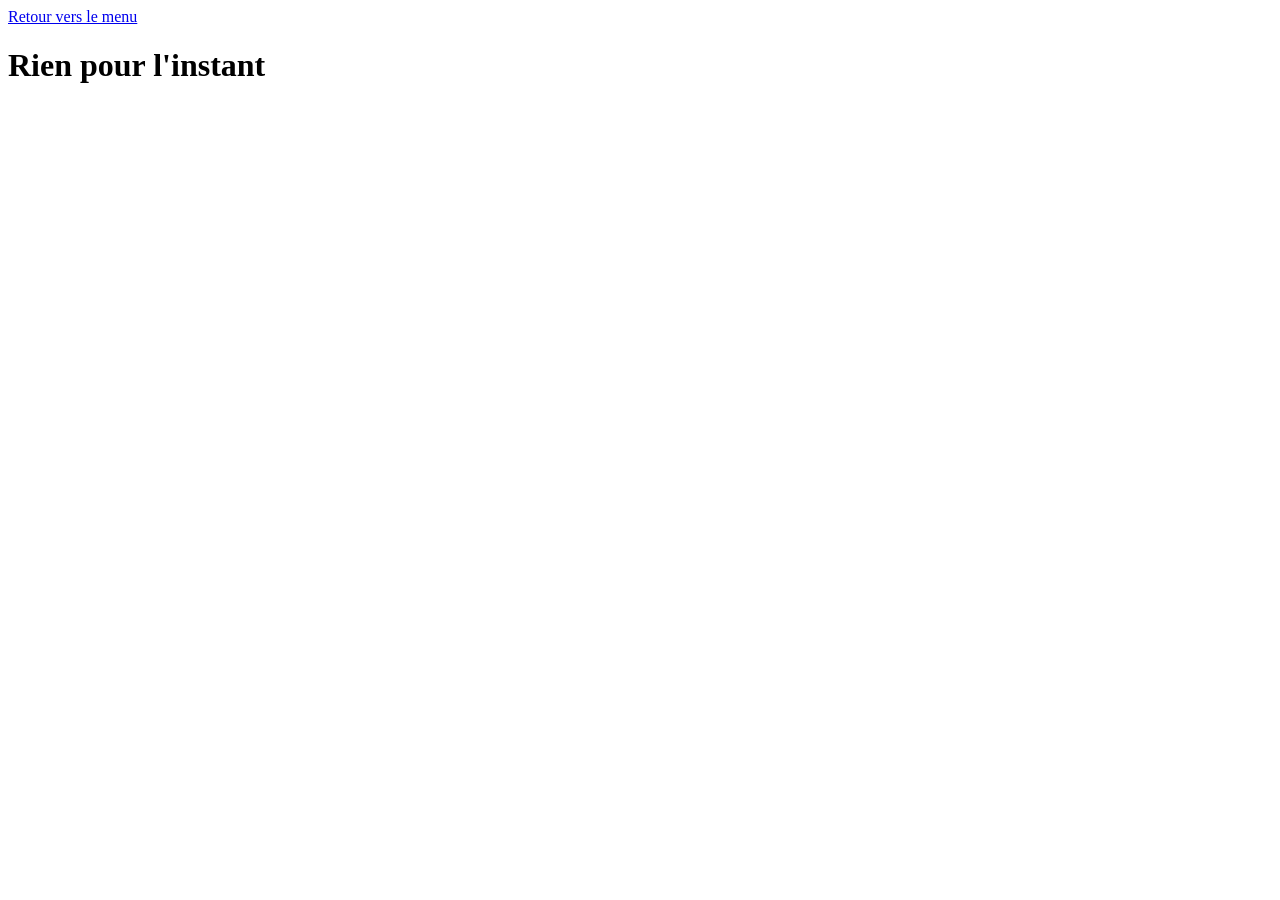
<file: menu/tÃ©lÃ©com/index.html>
<!DOCTYPE html>
<html lang="en">
<head>
    <meta charset="UTF-8">
    <meta name="viewport" content="width=device-width, initial-scale=1.0">
    <title>Télécom</title>
</head>
<body>
    <a href="..">Retour vers le menu</a>
    <br>
    <h1>Rien pour l'instant</h1>
</body>
</html>
</file>
